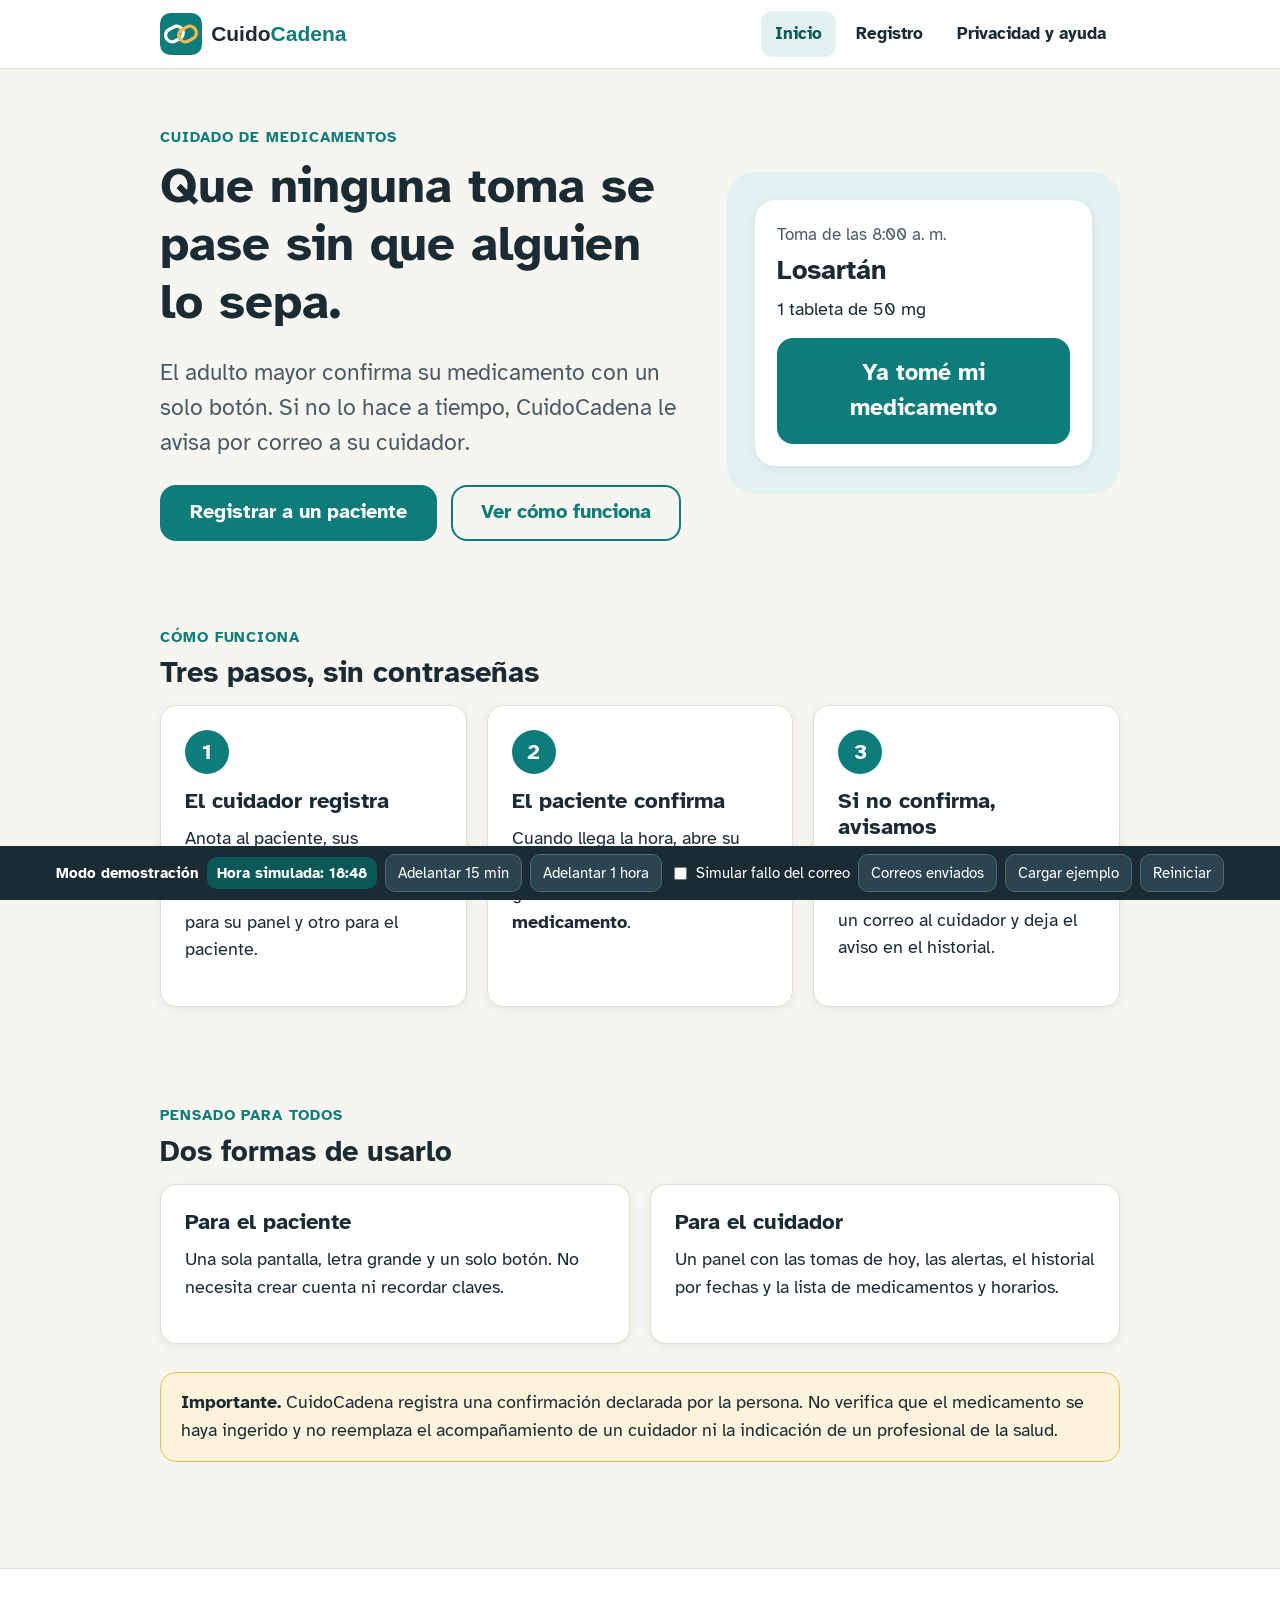
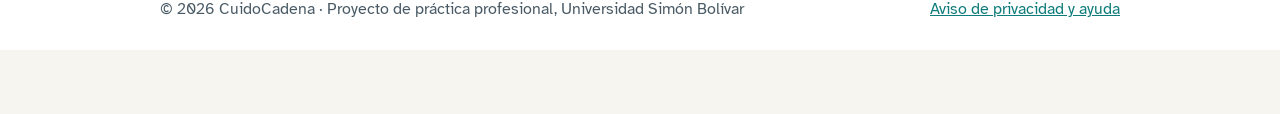
<file: cuidocadena-web/cuidocadena-web/index.html>
<!DOCTYPE html>
<html lang="es">
<head>
<meta charset="utf-8"><meta name="viewport" content="width=device-width, initial-scale=1">
<title>CuidoCadena · Confirma cada toma, avisa a tiempo</title>
<meta name="description" content="CuidoCadena ayuda a confirmar que un adulto mayor tomó su medicamento y avisa a su cuidador cuando no lo hizo.">
<link rel="icon" href="img/logo.svg" type="image/svg+xml">
<link rel="stylesheet" href="css/estilos.css">
</head>
<body>
<div id="cab"></div>
<main>
  <section class="hero"><div class="contenedor hero-grid">
    <div>
      <p class="etiqueta-seccion">Cuidado de medicamentos</p>
      <h1>Que ninguna toma se pase sin que alguien lo sepa.</h1>
      <p class="lead">El adulto mayor confirma su medicamento con un solo botón. Si no lo hace a tiempo, CuidoCadena le avisa por correo a su cuidador.</p>
      <div class="acciones">
        <a class="boton" href="registro.html">Registrar a un paciente</a>
        <a class="boton secundario" href="#como-funciona">Ver cómo funciona</a>
      </div>
    </div>
    <div class="hero-visual" aria-hidden="true">
      <div class="mini-toma">
        <div class="hora">Toma de las 8:00 a. m.</div>
        <div class="nombre">Losartán</div>
        <div>1 tableta de 50 mg</div>
        <div class="mini-boton">Ya tomé mi medicamento</div>
      </div>
    </div>
  </div></section>

  <section class="seccion" id="como-funciona"><div class="contenedor">
    <p class="etiqueta-seccion">Cómo funciona</p>
    <h2>Tres pasos, sin contraseñas</h2>
    <div class="cuadricula">
      <div class="tarjeta"><div class="paso-num">1</div><h3>El cuidador registra</h3><p>Anota al paciente, sus medicamentos y la hora de cada toma. Recibe dos enlaces: uno para su panel y otro para el paciente.</p></div>
      <div class="tarjeta"><div class="paso-num">2</div><h3>El paciente confirma</h3><p>Cuando llega la hora, abre su enlace y toca un solo botón grande: <strong>Ya tomé mi medicamento</strong>.</p></div>
      <div class="tarjeta"><div class="paso-num">3</div><h3>Si no confirma, avisamos</h3><p>Pasado el tiempo definido sin confirmación, el sistema envía un correo al cuidador y deja el aviso en el historial.</p></div>
    </div>
  </div></section>

  <section class="seccion"><div class="contenedor">
    <p class="etiqueta-seccion">Pensado para todos</p>
    <h2>Dos formas de usarlo</h2>
    <div class="cuadricula">
      <div class="tarjeta"><h3>Para el paciente</h3><p>Una sola pantalla, letra grande y un solo botón. No necesita crear cuenta ni recordar claves.</p></div>
      <div class="tarjeta"><h3>Para el cuidador</h3><p>Un panel con las tomas de hoy, las alertas, el historial por fechas y la lista de medicamentos y horarios.</p></div>
    </div>
    <p class="aviso-clinico" style="margin-top:28px"><strong>Importante.</strong> CuidoCadena registra una confirmación declarada por la persona. No verifica que el medicamento se haya ingerido y no reemplaza el acompañamiento de un cuidador ni la indicación de un profesional de la salud.</p>
  </div></section>
</main>
<div id="pie"></div>
<script src="js/config.js"></script><script src="js/logica.js"></script><script src="js/demo.js"></script><script src="js/api.js"></script><script src="js/ui.js"></script>
<script>CC.ui.montar('inicio');</script>
</body>
</html>
</file>
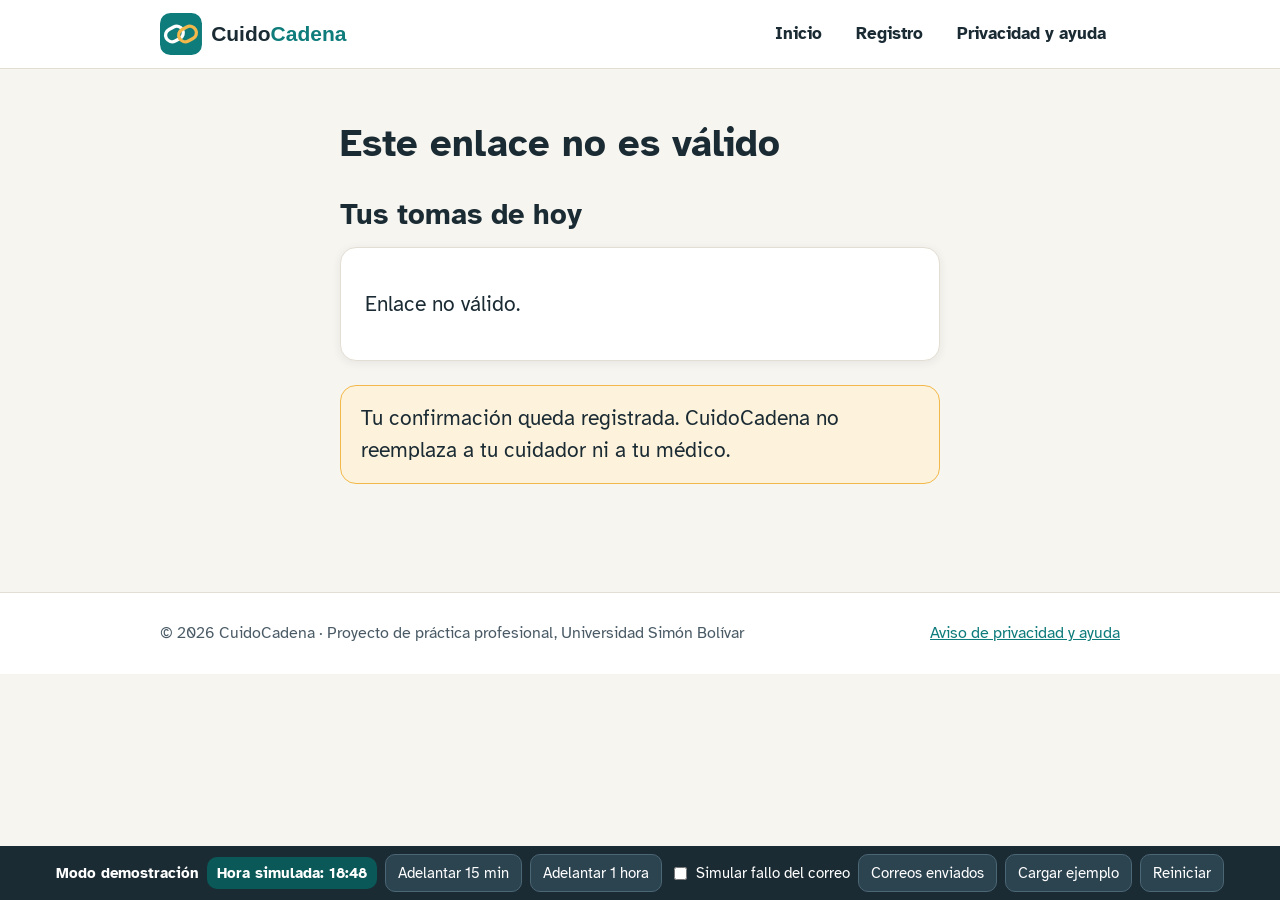
<file: cuidocadena-web/cuidocadena-web/confirmar.html>
<!DOCTYPE html>
<html lang="es">
<head>
<meta charset="utf-8"><meta name="viewport" content="width=device-width, initial-scale=1">
<title>Confirmar mi medicamento · CuidoCadena</title>
<link rel="icon" href="img/logo.svg" type="image/svg+xml">
<link rel="stylesheet" href="css/estilos.css">
<style>
  .pac-main { font-size: 1.15rem; }
  .gran-medicamento { font-size: 2rem; font-weight: 700; margin: 4px 0; }
  .gran-dosis { font-size: 1.35rem; color: var(--texto-2); margin-bottom: 6px; }
  .gran-hora { font-size: 1.25rem; margin-bottom: 22px; }
</style>
</head>
<body>
<div id="cab"></div>
<main class="seccion pac-main"><div class="contenedor angosto">
  <p class="saludo" id="saludo"></p>
  <h1 id="titulo">Cargando…</h1>
  <div id="bloque-proxima" class="tarjeta" hidden></div>
  <div id="bloque-exito" class="exito" hidden>
    <h2>¡Muy bien! Quedó registrado.</h2>
    <p>Gracias por confirmar. Tu cuidador ya puede verlo.</p>
  </div>
  <div id="bloque-ninguna" class="tarjeta" hidden><h2>No tienes tomas por confirmar</h2><p id="texto-ninguna"></p></div>
  <h2 style="margin-top:32px">Tus tomas de hoy</h2>
  <div class="tarjeta"><ul class="lista-tomas" id="lista"></ul></div>
  <p class="aviso-clinico" style="margin-top:24px">Tu confirmación queda registrada. CuidoCadena no reemplaza a tu cuidador ni a tu médico.</p>
</div></main>
<div id="pie"></div>
<script src="js/config.js"></script><script src="js/logica.js"></script><script src="js/demo.js"></script><script src="js/api.js"></script><script src="js/ui.js"></script>
<script>
CC.ui.montar('confirmar');
var token = CC.ui.param('p'), ui = CC.ui;
function pintar(r) {
  if (!r.ok) { document.getElementById('titulo').textContent = 'Este enlace no es válido'; document.getElementById('lista').innerHTML = '<li>' + ui.esc(r.mensaje || '') + '</li>'; return; }
  var hoy = CC.logica.fechaISO(new Date(r.ahoraMs));
  document.getElementById('saludo').textContent = 'Hola, ' + r.paciente.nombre.split(' ')[0] + ' · ' + ui.fechaLarga(hoy);
  var p = r.proxima, bp = document.getElementById('bloque-proxima'), bn = document.getElementById('bloque-ninguna');
  if (p && p.estado === 'pendiente') {
    document.getElementById('titulo').textContent = 'Es hora de tu medicamento';
    bp.hidden = false; bn.hidden = true;
    bp.innerHTML = '<div class="gran-medicamento">' + ui.esc(p.medicamento) + '</div><div class="gran-dosis">' + ui.esc(p.dosis) + '</div>' +
      '<div class="gran-hora">Hora: <strong>' + ui.hora12(p.hora) + '</strong></div>' +
      '<button class="boton boton-gigante" id="btn-tome" type="button"><span aria-hidden="true">✔</span> Ya tomé mi medicamento</button>';
    document.getElementById('btn-tome').onclick = function () {
      this.disabled = true; this.textContent = 'Guardando…';
      CC.api.confirmar({ token: token, idHorario: p.id_horario, quien: 'paciente' }).then(function (c) {
        if (c.ok) { document.getElementById('bloque-exito').hidden = false; window.scrollTo(0, 0); }
        else alert(c.mensaje);
        cargar();
      });
    };
  } else {
    bp.hidden = true; bn.hidden = false;
    document.getElementById('titulo').textContent = 'Todo al día';
    document.getElementById('texto-ninguna').textContent = p ? 'Tu próxima toma es ' + p.medicamento + ' a las ' + ui.hora12(p.hora) + '.' : 'Por hoy ya no tienes más tomas.';
  }
  document.getElementById('lista').innerHTML = r.tomasHoy.length ? r.tomasHoy.map(function (t) {
    return '<li><div class="toma-info"><strong>' + ui.esc(t.medicamento) + '</strong><span>' + ui.esc(t.dosis) + ' · ' + ui.hora12(t.hora) + '</span></div>' + ui.estado(t.estado) + '</li>';
  }).join('') : '<li>Hoy no tienes tomas programadas.</li>';
}
function cargar() { CC.api.vistaPaciente({ token: token }).then(pintar); }
ui.alActualizar = cargar;
cargar();
</script>
</body>
</html>
</file>
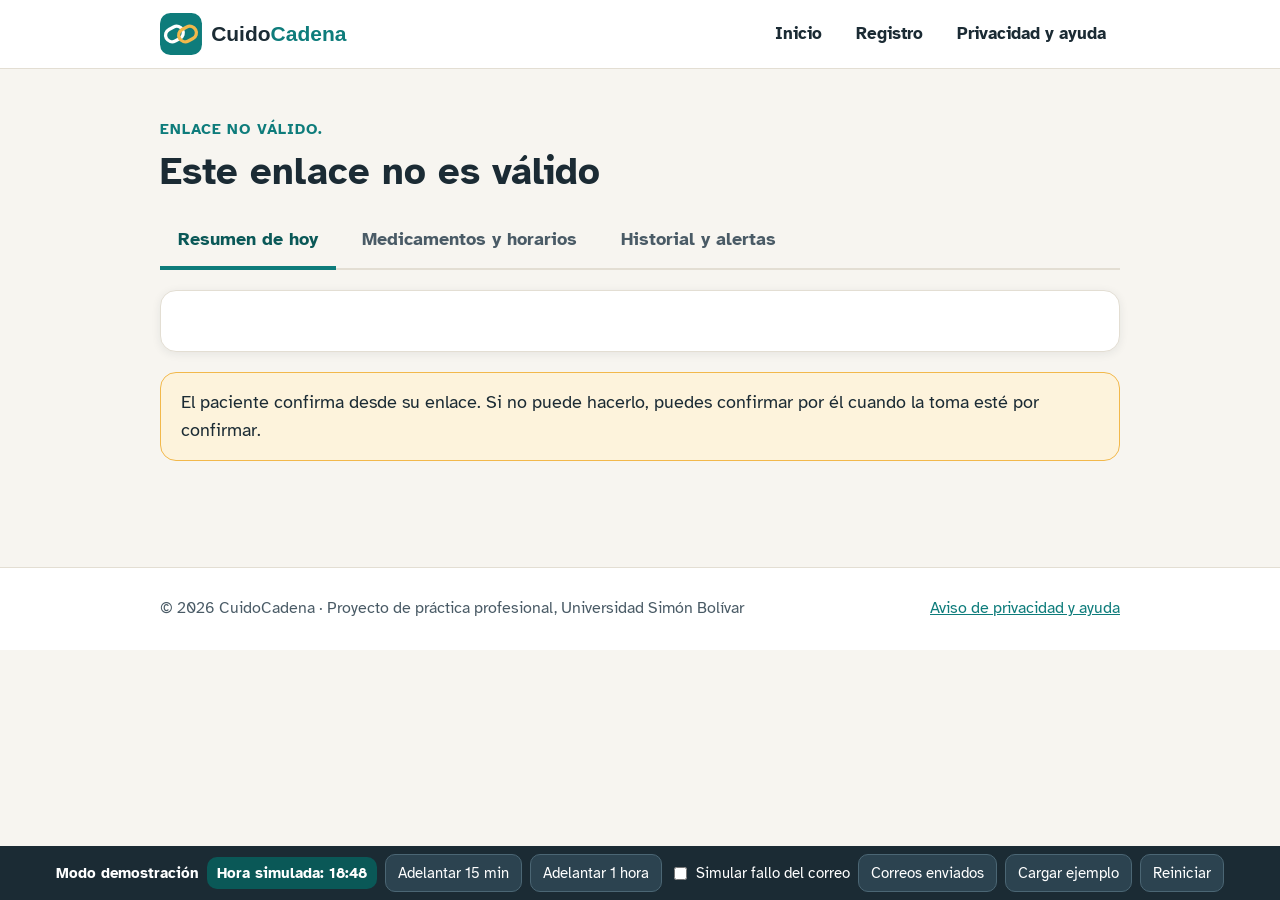
<file: cuidocadena-web/cuidocadena-web/panel.html>
<!DOCTYPE html>
<html lang="es">
<head>
<meta charset="utf-8"><meta name="viewport" content="width=device-width, initial-scale=1">
<title>Panel del cuidador · CuidoCadena</title>
<link rel="icon" href="img/logo.svg" type="image/svg+xml">
<link rel="stylesheet" href="css/estilos.css">
</head>
<body>
<div id="cab"></div>
<main class="seccion"><div class="contenedor">
  <p class="etiqueta-seccion" id="etq">Panel del cuidador</p>
  <h1 id="titulo">Cargando…</h1>
  <div id="selector" class="campo" hidden style="max-width:360px"><label for="sel-paciente">Paciente</label><select id="sel-paciente"></select></div>
  <p id="enlace-pac" class="reloj-paciente" hidden></p>
  <div id="alertas-banner"></div>

  <div class="pestanas" role="tablist" aria-label="Secciones del panel">
    <button role="tab" id="t-resumen" aria-selected="true" data-p="resumen">Resumen de hoy</button>
    <button role="tab" id="t-meds" aria-selected="false" data-p="meds">Medicamentos y horarios</button>
    <button role="tab" id="t-hist" aria-selected="false" data-p="hist">Historial y alertas</button>
  </div>

  <section id="p-resumen" role="tabpanel" aria-labelledby="t-resumen">
    <div class="tarjeta"><h2 id="fecha-hoy" style="font-size:1.3rem"></h2><ul class="lista-tomas" id="lista-hoy"></ul></div>
    <p class="aviso-clinico" style="margin-top:20px">El paciente confirma desde su enlace. Si no puede hacerlo, puedes confirmar por él cuando la toma esté por confirmar.</p>
  </section>

  <section id="p-meds" role="tabpanel" aria-labelledby="t-meds" hidden>
    <div class="cuadricula" style="grid-template-columns: 1fr 1fr; align-items:start">
      <div id="lista-meds"></div>
      <form class="tarjeta" id="form-med" novalidate>
        <h2 style="font-size:1.3rem">Agregar medicamento</h2>
        <div class="campo"><label for="medNombre">Nombre *</label><input id="medNombre" type="text" maxlength="80"><div class="error"></div></div>
        <div class="campo"><label for="medDosis">Dosis *</label><input id="medDosis" type="text" maxlength="50" placeholder="1 tableta de 50 mg"><div class="error"></div></div>
        <div class="dos-col">
          <div class="campo"><label for="medHora">Hora de la toma *</label><input id="medHora" type="time"><div class="error"></div></div>
          <div class="campo"><label for="medVentana">Ventana (min) *</label><input id="medVentana" type="number" min="5" max="240" value="30"><div class="ayuda">Tiempo para confirmar.</div><div class="error"></div></div>
        </div>
        <button class="boton" type="submit">Guardar medicamento</button>
      </form>
    </div>
  </section>

  <section id="p-hist" role="tabpanel" aria-labelledby="t-hist" hidden>
    <div class="tarjeta">
      <div class="dos-col" style="max-width:520px">
        <div class="campo"><label for="h-desde">Desde</label><input id="h-desde" type="date"></div>
        <div class="campo"><label for="h-hasta">Hasta</label><input id="h-hasta" type="date"></div>
      </div>
      <button class="boton pequeno" type="button" id="btn-filtrar">Ver historial</button>
      <div id="hist-resultado"></div>
    </div>
    <div class="tarjeta" style="margin-top:20px"><h2 style="font-size:1.3rem">Alertas enviadas</h2><div id="tabla-alertas"></div></div>
  </section>
</div></main>
<div id="pie"></div>
<script src="js/config.js"></script><script src="js/logica.js"></script><script src="js/demo.js"></script><script src="js/api.js"></script><script src="js/ui.js"></script>
<script>
CC.ui.montar('panel');
var ui = CC.ui, L = CC.logica, token = ui.param('c'), idPaciente = ui.param('i'), datos = null;
if (token) localStorage.setItem('cc_enlace_panel', 'panel.html?c=' + token);

/* Pestañas */
document.querySelectorAll('.pestanas button').forEach(function (b) {
  b.addEventListener('click', function () {
    document.querySelectorAll('.pestanas button').forEach(function (x) { x.setAttribute('aria-selected', x === b); });
    ['resumen', 'meds', 'hist'].forEach(function (p) { document.getElementById('p-' + p).hidden = (p !== b.dataset.p); });
    if (b.dataset.p === 'hist') cargarHistorial();
  });
});

function cargar() {
  CC.api.datosPanel({ token: token, idPaciente: idPaciente }).then(function (r) {
    if (!r.ok) { document.getElementById('titulo').textContent = 'Este enlace no es válido'; document.getElementById('etq').textContent = r.mensaje || ''; return; }
    datos = r; idPaciente = r.paciente.id_paciente; pintar();
  });
}
ui.alActualizar = cargar;

function pintar() {
  var r = datos, hoy = L.fechaISO(new Date(r.ahoraMs));
  document.getElementById('etq').textContent = 'Hola, ' + r.cuidador.nombre.split(' ')[0];
  document.getElementById('titulo').textContent = 'Cuidado de ' + r.paciente.nombre;
  var sel = document.getElementById('selector');
  if (r.pacientes.length > 1) {
    sel.hidden = false; var s = document.getElementById('sel-paciente');
    s.innerHTML = r.pacientes.map(function (p) { return '<option value="' + p.id_paciente + '"' + (p.id_paciente === idPaciente ? ' selected' : '') + '>' + ui.esc(p.nombre) + '</option>'; }).join('');
    s.onchange = function () { idPaciente = s.value; cargar(); };
  }
  var lp = ui.base() + 'confirmar.html?p=' + r.paciente.token_paciente, ep = document.getElementById('enlace-pac');
  ep.hidden = false; ep.innerHTML = 'Enlace del paciente: <a href="confirmar.html?p=' + r.paciente.token_paciente + '" target="_blank">abrir pantalla del paciente</a> · <button class="boton pequeno secundario" type="button" id="cp">Copiar enlace</button> <a class="boton pequeno secundario" id="wa" target="_blank" rel="noopener">Enviar por WhatsApp</a> <a class="boton pequeno secundario" id="ml">Enviar por correo</a>';
  document.getElementById("wa").href = ui.enlaceWhatsApp(r.paciente.nombre, lp);
  document.getElementById("ml").href = ui.enlaceCorreo(r.paciente.nombre, lp);
  document.getElementById('cp').onclick = function () { ui.copiar(lp, this); };

  // alertas destacadas (omitidas de hoy)
  var om = r.tomasHoy.filter(function (t) { return t.estado === 'omitida'; });
  document.getElementById('alertas-banner').innerHTML = om.map(function (t) {
    return '<div class="alerta-banner" role="alert"><span class="icono" aria-hidden="true">⚠</span><div><strong>Toma no confirmada</strong><br>' + ui.esc(r.paciente.nombre) + ' no confirmó ' + ui.esc(t.medicamento) + ' (' + ui.esc(t.dosis) + ') de las ' + ui.hora12(t.hora) + '.</div></div>';
  }).join('');

  // resumen
  document.getElementById('fecha-hoy').textContent = 'Hoy, ' + ui.fechaLarga(hoy);
  document.getElementById('lista-hoy').innerHTML = r.tomasHoy.length ? r.tomasHoy.map(function (t) {
    var extra = t.estado === 'confirmada' ? ' · confirmada por ' + t.confirmado_por : '';
    var btn = t.estado === 'pendiente' ? '<button class="boton pequeno" type="button" data-conf="' + t.id_horario + '">Confirmar por el paciente</button>' : '';
    return '<li><div class="toma-info"><strong>' + ui.esc(t.medicamento) + '</strong><span>' + ui.esc(t.dosis) + ' · ' + ui.hora12(t.hora) + extra + '</span></div><div style="display:flex;gap:10px;align-items:center;flex-wrap:wrap">' + btn + ui.estado(t.estado) + '</div></li>';
  }).join('') : '<li>Todavía no hay medicamentos registrados. Agrégalos en la pestaña Medicamentos y horarios.</li>';
  document.querySelectorAll('[data-conf]').forEach(function (b) {
    b.onclick = function () { b.disabled = true; CC.api.confirmar({ token: token, idHorario: b.dataset.conf, quien: 'cuidador' }).then(function (c) { if (!c.ok) alert(c.mensaje); cargar(); }); };
  });

  // medicamentos
  document.getElementById('lista-meds').innerHTML = r.medicamentos.length ? r.medicamentos.map(function (m) {
    var chips = m.horarios.map(function (h) {
      return '<span class="chip' + (h.activo ? '' : ' apagado') + '">' + ui.hora12(h.hora_programada) + ' · ' + h.ventana_min + ' min</span>';
    }).join('');
    var ctrl = m.horarios.map(function (h) {
      return '<button class="boton pequeno secundario" type="button" data-h="' + h.id_horario + '" data-act="' + (h.activo ? 0 : 1) + '">' + (h.activo ? 'Desactivar ' : 'Activar ') + ui.hora12(h.hora_programada) + '</button>';
    }).join(' ');
    return '<div class="med' + (m.activo ? '' : ' inactivo') + '"><header><div><strong>' + ui.esc(m.nombre) + '</strong><br><span style="color:var(--texto-2)">' + ui.esc(m.dosis) + '</span></div>' +
      '<button class="boton pequeno ' + (m.activo ? 'peligro' : 'secundario') + '" type="button" data-m="' + m.id_medicamento + '" data-act="' + (m.activo ? 0 : 1) + '">' + (m.activo ? 'Desactivar' : 'Reactivar') + '</button></header>' +
      '<div class="horarios-med">' + chips + '</div><div style="display:flex;gap:8px;flex-wrap:wrap">' + ctrl + '</div>' +
      '<form class="form-horario" data-med="' + m.id_medicamento + '" style="display:flex;gap:8px;flex-wrap:wrap;align-items:flex-end;margin-top:12px"><div class="campo" style="margin:0"><label>Otra hora<input type="time" required style="min-height:44px"></label></div><div class="campo" style="margin:0"><label>Ventana<input type="number" min="5" max="240" value="30" style="min-height:44px;width:90px"></label></div><button class="boton pequeno secundario" type="submit">Agregar horario</button></form></div>';
  }).join('') : '<div class="tarjeta"><p>Aún no hay medicamentos. Agrega el primero con el formulario.</p></div>';
  document.querySelectorAll('[data-m]').forEach(function (b) { b.onclick = function () { CC.api.cambiarActivo({ token: token, tipo: 'medicamento', id: b.dataset.m, activo: b.dataset.act === '1' }).then(cargar); }; });
  document.querySelectorAll('[data-h]').forEach(function (b) { b.onclick = function () { CC.api.cambiarActivo({ token: token, tipo: 'horario', id: b.dataset.h, activo: b.dataset.act === '1' }).then(cargar); }; });
  document.querySelectorAll('.form-horario').forEach(function (f) {
    f.onsubmit = function (e) {
      e.preventDefault(); var ins = f.querySelectorAll('input');
      CC.api.agregarHorario({ token: token, idMedicamento: f.dataset.med, hora: ins[0].value, ventana: ins[1].value }).then(function (x) {
        if (!x.ok) alert((x.errores && (x.errores.hora || x.errores.ventana)) || x.mensaje); else cargar();
      });
    };
  });
  cargarAlertas();
}

function cargarAlertas() {
  var r = datos, mapa = {};
  r.medicamentos.forEach(function (m) { m.horarios.forEach(function (h) { mapa[h.id_horario] = { m: m, h: h }; }); });
  var filas = r.alertas.slice().sort(function (a, b) { return a.fecha_toma < b.fecha_toma ? 1 : -1; });
  document.getElementById('tabla-alertas').innerHTML = filas.length ?
    '<table class="datos"><thead><tr><th>Fecha</th><th>Toma</th><th>Estado del envío</th><th>Intentos</th></tr></thead><tbody>' + filas.map(function (a) {
      var x = mapa[a.id_horario] || { m: { nombre: '-' }, h: { hora_programada: '00:00' } };
      var estado = { enviada: '✔ Enviada', pendiente: '⏳ Pendiente', fallida: '⚠ Fallida' }[a.estado_envio];
      return '<tr><td>' + a.fecha_toma + '</td><td>' + ui.esc(x.m.nombre) + ' · ' + ui.hora12(x.h.hora_programada) + '</td><td>' + estado + '</td><td>' + a.intentos + '</td></tr>';
    }).join('') + '</tbody></table>' : '<p>Todavía no se ha enviado ninguna alerta.</p>';
}

function cargarHistorial() {
  var desde = document.getElementById('h-desde').value, hasta = document.getElementById('h-hasta').value;
  if (!desde) { desde = L.sumarDias(L.fechaISO(new Date(datos.ahoraMs)), -7); document.getElementById('h-desde').value = desde; }
  if (!hasta) { hasta = L.fechaISO(new Date(datos.ahoraMs)); document.getElementById('h-hasta').value = hasta; }
  CC.api.historial({ token: token, idPaciente: idPaciente, desde: desde, hasta: hasta }).then(function (r) {
    var cont = document.getElementById('hist-resultado');
    if (!r.ok) { cont.innerHTML = '<p>' + ui.esc(r.mensaje) + '</p>'; return; }
    if (!r.filas.length) { cont.innerHTML = '<p style="margin-top:16px">No hay registros en ese rango de fechas.</p>'; return; }
    var html = '', dia = '';
    r.filas.forEach(function (f) {
      if (f.fecha !== dia) { if (dia) html += '</ul>'; dia = f.fecha; html += '<div class="grupo-dia">' + ui.fechaLarga(dia) + '</div><ul class="lista-tomas">'; }
      html += '<li><div class="toma-info"><strong>' + ui.esc(f.medicamento) + '</strong><span>' + ui.esc(f.dosis) + ' · ' + ui.hora12(f.hora) + ' · ' + ui.esc(f.detalle) + '</span></div>' + ui.estado(f.estado) + '</li>';
    });
    cont.innerHTML = html + '</ul>';
  });
}
document.getElementById('btn-filtrar').onclick = cargarHistorial;

document.getElementById('form-med').addEventListener('submit', function (e) {
  e.preventDefault();
  var d = { token: token, idPaciente: idPaciente, nombre: medNombre.value, dosis: medDosis.value, hora: medHora.value, ventana: medVentana.value };
  var err = L.validarMedicamento(d);
  [['medNombre', 'nombre'], ['medDosis', 'dosis'], ['medHora', 'hora'], ['medVentana', 'ventana']].forEach(function (p) { ui.errorCampo(p[0], err[p[1]]); });
  if (Object.keys(err).length) return;
  CC.api.guardarMedicamento(d).then(function (r) {
    if (!r.ok) { alert(r.mensaje || 'Revisa los datos.'); return; }
    e.target.reset(); medVentana.value = 30; cargar();
  });
});
cargar();
</script>
</body>
</html>
</file>
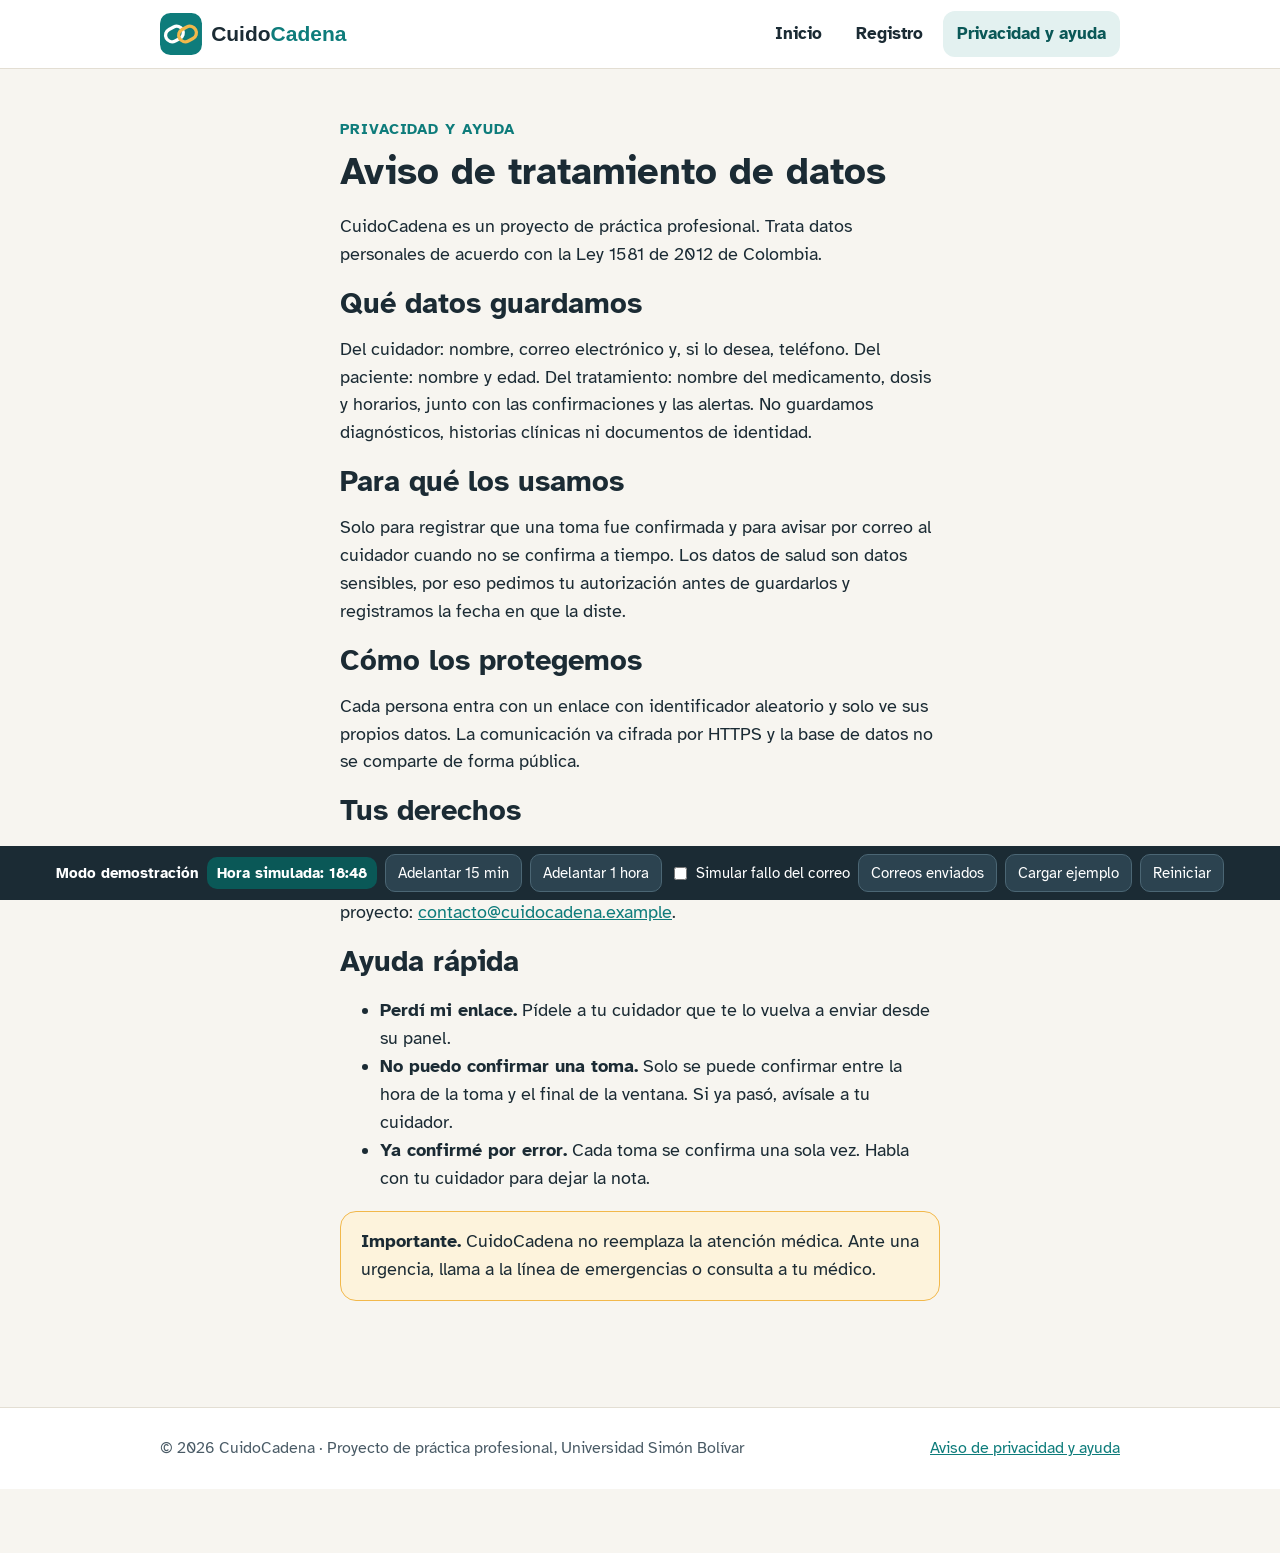
<file: cuidocadena-web/cuidocadena-web/privacidad.html>
<!DOCTYPE html>
<html lang="es">
<head>
<meta charset="utf-8"><meta name="viewport" content="width=device-width, initial-scale=1">
<title>Privacidad y ayuda · CuidoCadena</title>
<link rel="icon" href="img/logo.svg" type="image/svg+xml">
<link rel="stylesheet" href="css/estilos.css">
</head>
<body>
<div id="cab"></div>
<main class="seccion"><div class="contenedor angosto">
  <p class="etiqueta-seccion">Privacidad y ayuda</p>
  <h1>Aviso de tratamiento de datos</h1>
  <p>CuidoCadena es un proyecto de práctica profesional. Trata datos personales de acuerdo con la Ley 1581 de 2012 de Colombia.</p>
  <h2>Qué datos guardamos</h2>
  <p>Del cuidador: nombre, correo electrónico y, si lo desea, teléfono. Del paciente: nombre y edad. Del tratamiento: nombre del medicamento, dosis y horarios, junto con las confirmaciones y las alertas. No guardamos diagnósticos, historias clínicas ni documentos de identidad.</p>
  <h2>Para qué los usamos</h2>
  <p>Solo para registrar que una toma fue confirmada y para avisar por correo al cuidador cuando no se confirma a tiempo. Los datos de salud son datos sensibles, por eso pedimos tu autorización antes de guardarlos y registramos la fecha en que la diste.</p>
  <h2>Cómo los protegemos</h2>
  <p>Cada persona entra con un enlace con identificador aleatorio y solo ve sus propios datos. La comunicación va cifrada por HTTPS y la base de datos no se comparte de forma pública.</p>
  <h2>Tus derechos</h2>
  <p>Puedes conocer, actualizar o pedir la eliminación de tus datos, y retirar tu autorización en cualquier momento escribiendo al responsable del proyecto: <a href="mailto:contacto@cuidocadena.example">contacto@cuidocadena.example</a>.</p>
  <h2>Ayuda rápida</h2>
  <ul>
    <li><strong>Perdí mi enlace.</strong> Pídele a tu cuidador que te lo vuelva a enviar desde su panel.</li>
    <li><strong>No puedo confirmar una toma.</strong> Solo se puede confirmar entre la hora de la toma y el final de la ventana. Si ya pasó, avísale a tu cuidador.</li>
    <li><strong>Ya confirmé por error.</strong> Cada toma se confirma una sola vez. Habla con tu cuidador para dejar la nota.</li>
  </ul>
  <p class="aviso-clinico"><strong>Importante.</strong> CuidoCadena no reemplaza la atención médica. Ante una urgencia, llama a la línea de emergencias o consulta a tu médico.</p>
</div></main>
<div id="pie"></div>
<script src="js/config.js"></script><script src="js/logica.js"></script><script src="js/demo.js"></script><script src="js/api.js"></script><script src="js/ui.js"></script>
<script>CC.ui.montar('privacidad');</script>
</body>
</html>
</file>
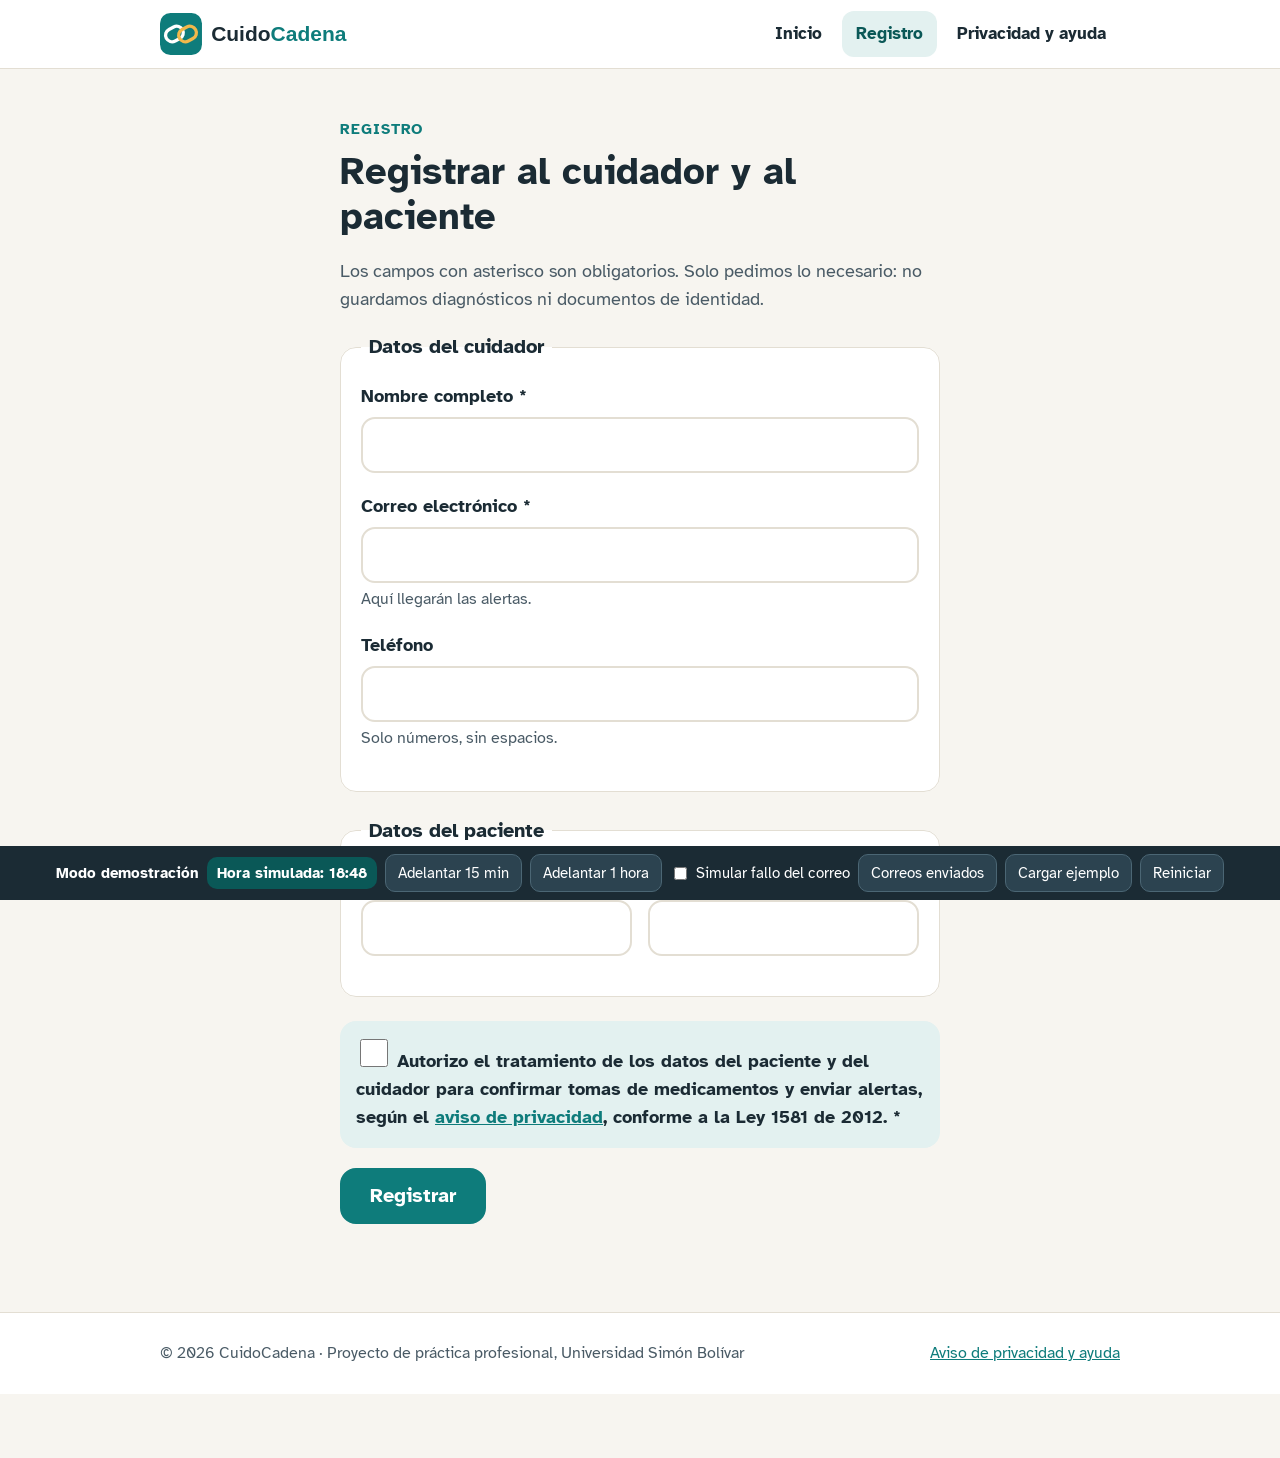
<file: cuidocadena-web/cuidocadena-web/registro.html>
<!DOCTYPE html>
<html lang="es">
<head>
<meta charset="utf-8"><meta name="viewport" content="width=device-width, initial-scale=1">
<title>Registro · CuidoCadena</title>
<link rel="icon" href="img/logo.svg" type="image/svg+xml">
<link rel="stylesheet" href="css/estilos.css">
</head>
<body>
<div id="cab"></div>
<main class="seccion"><div class="contenedor angosto">
  <div id="vista-form">
    <p class="etiqueta-seccion">Registro</p>
    <h1>Registrar al cuidador y al paciente</h1>
    <p style="color:var(--texto-2)">Los campos con asterisco son obligatorios. Solo pedimos lo necesario: no guardamos diagnósticos ni documentos de identidad.</p>
    <form id="form-registro" novalidate>
      <fieldset>
        <legend>Datos del cuidador</legend>
        <div class="campo"><label for="cuidadorNombre">Nombre completo *</label><input id="cuidadorNombre" type="text" autocomplete="name" maxlength="80"><div class="error"></div></div>
        <div class="campo"><label for="cuidadorCorreo">Correo electrónico *</label><input id="cuidadorCorreo" type="email" autocomplete="email" maxlength="100"><div class="ayuda">Aquí llegarán las alertas.</div><div class="error"></div></div>
        <div class="campo"><label for="cuidadorTelefono">Teléfono</label><input id="cuidadorTelefono" type="tel" inputmode="numeric" autocomplete="tel" maxlength="15"><div class="ayuda">Solo números, sin espacios.</div><div class="error"></div></div>
      </fieldset>
      <fieldset>
        <legend>Datos del paciente</legend>
        <div class="dos-col">
          <div class="campo"><label for="pacienteNombre">Nombre completo *</label><input id="pacienteNombre" type="text" maxlength="80"><div class="error"></div></div>
          <div class="campo"><label for="pacienteEdad">Edad *</label><input id="pacienteEdad" type="number" inputmode="numeric" min="60" max="120"><div class="error"></div></div>
        </div>
      </fieldset>
      <div class="campo" id="campo-consent">
        <label class="consentimiento" for="consentimiento">
          <input id="consentimiento" type="checkbox">
          <span>Autorizo el tratamiento de los datos del paciente y del cuidador para confirmar tomas de medicamentos y enviar alertas, según el <a href="privacidad.html" target="_blank">aviso de privacidad</a>, conforme a la Ley 1581 de 2012. *</span>
        </label>
        <div class="error"></div>
      </div>
      <button class="boton" type="submit">Registrar</button>
    </form>
  </div>

  <div id="vista-listo" hidden>
    <div class="exito"><h2>Registro completado</h2><p id="listo-texto"></p></div>
    <h2 style="margin-top:28px">Guarda estos dos enlaces</h2>
    <p>No hay contraseñas: quien tenga el enlace puede entrar. Compártelos solo con quien corresponda.</p>
    <h3>Panel del cuidador</h3>
    <div class="enlace-copia"><span id="enlace-c"></span><button class="boton pequeno secundario" type="button" id="copiar-c">Copiar enlace</button></div>
    <h3>Pantalla del paciente</h3>
    <div class="enlace-copia"><span id="enlace-p"></span><button class="boton pequeno secundario" type="button" id="copiar-p">Copiar enlace</button></div>
    <p class="compartir"><a class="boton pequeno secundario" id="wa-p" target="_blank" rel="noopener">Enviar por WhatsApp</a> <a class="boton pequeno secundario" id="mail-p">Enviar por correo</a></p>
    <div class="acciones"><a class="boton" id="ir-panel" href="#">Ir al panel y agregar medicamentos</a></div>
  </div>
</main>
<div id="pie"></div>
<script src="js/config.js"></script><script src="js/logica.js"></script><script src="js/demo.js"></script><script src="js/api.js"></script><script src="js/ui.js"></script>
<script>
CC.ui.montar('registro');
var ids = ['cuidadorNombre', 'cuidadorCorreo', 'cuidadorTelefono', 'pacienteNombre', 'pacienteEdad'];
document.getElementById('form-registro').addEventListener('submit', function (e) {
  e.preventDefault();
  var d = {
    cuidadorNombre: cuidadorNombre.value, cuidadorCorreo: cuidadorCorreo.value, cuidadorTelefono: cuidadorTelefono.value.trim(),
    pacienteNombre: pacienteNombre.value, pacienteEdad: pacienteEdad.value, consentimiento: consentimiento.checked
  };
  var err = CC.logica.validarRegistro(d);
  ids.concat(['consentimiento']).forEach(function (i) { CC.ui.errorCampo(i, err[i]); });
  if (Object.keys(err).length) { var primero = document.querySelector('.con-error input'); if (primero) primero.focus(); return; }
  var btn = e.target.querySelector('button[type=submit]'); btn.disabled = true; btn.textContent = 'Registrando…';
  CC.api.registrar(d).then(function (r) {
    btn.disabled = false; btn.textContent = 'Registrar';
    if (!r.ok) { if (r.errores) ids.concat(['consentimiento']).forEach(function (i) { CC.ui.errorCampo(i, r.errores[i]); }); else alert(r.mensaje); return; }
    var base = CC.ui.base();
    var lc = base + 'panel.html?c=' + r.tokenCuidador, lp = base + 'confirmar.html?p=' + r.tokenPaciente;
    localStorage.setItem('cc_enlace_panel', 'panel.html?c=' + r.tokenCuidador);
    document.getElementById('listo-texto').textContent = 'Se registraron ' + d.pacienteNombre.trim() + ' y su cuidador, ' + d.cuidadorNombre.trim() + '.';
    document.getElementById('enlace-c').textContent = lc; document.getElementById('enlace-p').textContent = lp;
    document.getElementById('copiar-c').onclick = function () { CC.ui.copiar(lc, this); };
    document.getElementById('copiar-p').onclick = function () { CC.ui.copiar(lp, this); };
    var np = d.pacienteNombre.trim();
    document.getElementById('wa-p').href = CC.ui.enlaceWhatsApp(np, lp);
    document.getElementById('mail-p').href = CC.ui.enlaceCorreo(np, lp);
    document.getElementById('ir-panel').href = 'panel.html?c=' + r.tokenCuidador;
    document.getElementById('vista-form').hidden = true; document.getElementById('vista-listo').hidden = false; window.scrollTo(0, 0);
  });
});
</script>
</body>
</html>
</file>
<file: cuidocadena-web/cuidocadena-web/css/estilos.css>
@import url('https://fonts.googleapis.com/css2?family=Atkinson+Hyperlegible:wght@400;700&display=swap');

:root {
  --principal: #0E7C7B;
  --principal-oscuro: #0A5857;
  --principal-suave: #E3F1F0;
  --texto: #1B2B34;
  --texto-2: #4A5B66;
  --fondo: #F7F5F0;
  --superficie: #FFFFFF;
  --borde: #E3DED3;
  --tomado: #2E9E6B;
  --tomado-suave: #E4F4EC;
  --pendiente: #F2B84B;
  --pendiente-suave: #FDF3DC;
  --omitido: #D64545;
  --omitido-suave: #FBE9E9;
  --radio: 16px;
  --sombra: 0 2px 10px rgba(27, 43, 52, .08);
}
* { box-sizing: border-box; }
html { font-size: 18px; }
body {
  margin: 0; background: var(--fondo); color: var(--texto);
  font-family: 'Atkinson Hyperlegible', 'Segoe UI', system-ui, Arial, sans-serif; line-height: 1.55;
}
a { color: var(--principal); }
a:hover { color: var(--principal-oscuro); }
h1, h2, h3 { line-height: 1.2; margin: 0 0 .5em; }
h1 { font-size: 2.1rem; } h2 { font-size: 1.6rem; } h3 { font-size: 1.2rem; }
p { margin: 0 0 1em; }
.contenedor { max-width: 1000px; margin: 0 auto; padding: 0 20px; }
.angosto { max-width: 640px; }
.solo-lectores { position: absolute; left: -9999px; }
:focus-visible { outline: 3px solid var(--principal); outline-offset: 3px; border-radius: 6px; }

/* Encabezado */
.encabezado { background: var(--superficie); border-bottom: 1px solid var(--borde); position: sticky; top: 0; z-index: 20; }
.encabezado .contenedor { display: flex; align-items: center; justify-content: space-between; gap: 16px; min-height: 68px; flex-wrap: wrap; }
.marca { display: flex; align-items: center; text-decoration: none; }
.marca img { height: 42px; display: block; }
.menu { display: flex; gap: 6px; flex-wrap: wrap; }
.menu a { padding: 10px 14px; border-radius: 12px; text-decoration: none; color: var(--texto); font-weight: 700; font-size: .95rem; }
.menu a:hover, .menu a[aria-current="page"] { background: var(--principal-suave); color: var(--principal-oscuro); }

/* Botones */
.boton {
  display: inline-flex; align-items: center; justify-content: center; gap: 10px;
  min-height: 56px; padding: 0 28px; border-radius: var(--radio); border: 2px solid var(--principal);
  background: var(--principal); color: #fff; font: inherit; font-size: 1.1rem; font-weight: 700; cursor: pointer; text-decoration: none;
}
.boton:hover { background: var(--principal-oscuro); border-color: var(--principal-oscuro); color: #fff; }
.boton.secundario { background: transparent; color: var(--principal); }
.boton.secundario:hover { background: var(--principal-suave); color: var(--principal-oscuro); }
.boton.pequeno { min-height: 44px; padding: 0 16px; font-size: .95rem; border-radius: 12px; }
.boton.peligro { background: transparent; border-color: var(--omitido); color: var(--omitido); }
.boton[disabled] { opacity: .55; cursor: not-allowed; }
.boton-gigante { width: 100%; min-height: 96px; font-size: 1.7rem; border-radius: 20px; }

/* Tarjetas */
.tarjeta { background: var(--superficie); border: 1px solid var(--borde); border-radius: var(--radio); box-shadow: var(--sombra); padding: 24px; }
.cuadricula { display: grid; gap: 20px; grid-template-columns: repeat(auto-fit, minmax(240px, 1fr)); }
.seccion { padding: 48px 0; }
.etiqueta-seccion { color: var(--principal); font-weight: 700; text-transform: uppercase; letter-spacing: .06em; font-size: .85rem; margin-bottom: 8px; }

/* Portada */
.hero { padding: 56px 0 36px; }
.hero-grid { display: grid; gap: 36px; grid-template-columns: 1.15fr .85fr; align-items: center; }
.hero h1 { font-size: 2.7rem; }
.hero p.lead { font-size: 1.25rem; color: var(--texto-2); }
.acciones { display: flex; gap: 14px; flex-wrap: wrap; margin-top: 24px; }
.hero-visual { background: var(--principal-suave); border-radius: 28px; padding: 28px; }
.mini-toma { background: #fff; border-radius: 20px; padding: 22px; box-shadow: var(--sombra); }
.mini-toma .hora { font-size: .95rem; color: var(--texto-2); }
.mini-toma .nombre { font-size: 1.5rem; font-weight: 700; margin: 2px 0 4px; }
.mini-boton { margin-top: 14px; background: var(--principal); color: #fff; text-align: center; padding: 18px; border-radius: 16px; font-weight: 700; font-size: 1.25rem; }
.paso-num { width: 44px; height: 44px; border-radius: 50%; background: var(--principal); color: #fff; display: flex; align-items: center; justify-content: center; font-weight: 700; font-size: 1.2rem; margin-bottom: 14px; }
.aviso-clinico { background: var(--pendiente-suave); border: 1px solid var(--pendiente); border-radius: var(--radio); padding: 16px 20px; color: var(--texto); }

/* Formularios */
.campo { margin-bottom: 20px; }
.campo label { display: block; font-weight: 700; margin-bottom: 6px; }
.campo .ayuda { color: var(--texto-2); font-size: .9rem; margin-top: 4px; }
.campo input[type=text], .campo input[type=email], .campo input[type=tel], .campo input[type=number], .campo input[type=time], .campo input[type=date], .campo select {
  width: 100%; min-height: 56px; padding: 0 16px; border: 2px solid var(--borde); border-radius: 14px; font: inherit; font-size: 1.05rem; background: #fff; color: var(--texto);
}
.campo input:focus, .campo select:focus { border-color: var(--principal); outline: none; box-shadow: 0 0 0 3px rgba(14,124,123,.2); }
.campo.con-error input { border-color: var(--omitido); }
.error { color: var(--omitido); font-weight: 700; font-size: .95rem; margin-top: 6px; display: none; }
.campo.con-error .error { display: block; }
.error::before { content: "⚠ "; }
.consentimiento { display: flex; gap: 14px; align-items: flex-start; background: var(--principal-suave); border-radius: var(--radio); padding: 16px; }
.consentimiento input { width: 28px; height: 28px; flex: 0 0 28px; margin-top: 2px; accent-color: var(--principal); }
fieldset { border: 1px solid var(--borde); border-radius: var(--radio); padding: 20px; margin: 0 0 24px; background: #fff; }
legend { font-weight: 700; padding: 0 8px; font-size: 1.1rem; }
.dos-col { display: grid; gap: 16px; grid-template-columns: 1fr 1fr; }

/* Estados (siempre ícono + texto) */
.estado { display: inline-flex; align-items: center; gap: 8px; padding: 6px 14px; border-radius: 999px; font-weight: 700; font-size: .95rem; white-space: nowrap; }
.estado.confirmada { background: var(--tomado-suave); color: #1d6b49; }
.estado.pendiente { background: var(--pendiente-suave); color: #6b4a00; }
.estado.omitida { background: var(--omitido-suave); color: #9b2323; }
.estado.programada { background: #EEF1F3; color: var(--texto-2); }
.lista-tomas { list-style: none; margin: 0; padding: 0; }
.lista-tomas li { display: flex; align-items: center; justify-content: space-between; gap: 12px; flex-wrap: wrap; padding: 16px 0; border-bottom: 1px solid var(--borde); }
.lista-tomas li:last-child { border-bottom: 0; }
.toma-info strong { display: block; font-size: 1.1rem; }
.toma-info span { color: var(--texto-2); font-size: .95rem; }
.alerta-banner { background: var(--omitido-suave); border: 2px solid var(--omitido); border-radius: var(--radio); padding: 18px 20px; margin-bottom: 20px; display: flex; gap: 14px; align-items: flex-start; }
.alerta-banner .icono { font-size: 1.6rem; line-height: 1; }
.exito { background: var(--tomado-suave); border: 2px solid var(--tomado); border-radius: var(--radio); padding: 20px; text-align: center; }
.exito h2 { color: #1d6b49; }

/* Pestañas */
.pestanas { display: flex; gap: 8px; flex-wrap: wrap; margin: 20px 0; border-bottom: 2px solid var(--borde); }
.pestanas button { background: none; border: 0; font: inherit; font-weight: 700; padding: 12px 18px; cursor: pointer; border-bottom: 4px solid transparent; margin-bottom: -2px; color: var(--texto-2); font-size: 1rem; }
.pestanas button[aria-selected="true"] { color: var(--principal-oscuro); border-bottom-color: var(--principal); }

/* Tablas */
table.datos { width: 100%; border-collapse: collapse; font-size: .95rem; }
table.datos th, table.datos td { text-align: left; padding: 10px 12px; border-bottom: 1px solid var(--borde); vertical-align: top; }
table.datos th { color: var(--texto-2); font-size: .85rem; text-transform: uppercase; letter-spacing: .04em; }
.grupo-dia { font-weight: 700; margin: 24px 0 8px; color: var(--principal-oscuro); }
.med { border: 1px solid var(--borde); border-radius: var(--radio); padding: 16px 18px; margin-bottom: 14px; background: #fff; }
.med.inactivo { opacity: .6; }
.med header { display: flex; justify-content: space-between; align-items: center; gap: 10px; flex-wrap: wrap; }
.horarios-med { display: flex; flex-wrap: wrap; gap: 8px; margin: 10px 0; }
.chip { background: var(--principal-suave); color: var(--principal-oscuro); border-radius: 999px; padding: 4px 12px; font-size: .9rem; font-weight: 700; }
.chip.apagado { background: #EEF1F3; color: var(--texto-2); text-decoration: line-through; }

/* Barra de demostración */
.barra-demo { background: #1B2B34; color: #fff; font-size: .85rem; position: fixed; bottom: 0; left: 0; right: 0; z-index: 30; padding: 8px 12px; display: flex; gap: 8px; flex-wrap: wrap; align-items: center; justify-content: center; }
.barra-demo button { background: #2c4350; color: #fff; border: 1px solid #4b6674; border-radius: 10px; padding: 6px 12px; font: inherit; cursor: pointer; }
.barra-demo button:hover { background: var(--principal); }
.barra-demo label { display: flex; align-items: center; gap: 6px; }
.barra-demo .reloj { background: #0A5857; padding: 4px 10px; border-radius: 10px; font-weight: 700; }
body.con-barra-demo { padding-bottom: 64px; }
dialog { border: 0; border-radius: 20px; padding: 24px; max-width: 560px; width: 92%; box-shadow: 0 10px 40px rgba(0,0,0,.3); }
dialog::backdrop { background: rgba(27,43,52,.55); }
.correo-sim { border: 1px solid var(--borde); border-radius: 12px; padding: 12px 14px; margin-bottom: 10px; background: #fafafa; font-size: .9rem; }
.correo-sim .meta { color: var(--texto-2); font-size: .8rem; }

.pie { border-top: 1px solid var(--borde); margin-top: 40px; padding: 28px 0; color: var(--texto-2); font-size: .9rem; background: #fff; }
.pie .contenedor { display: flex; justify-content: space-between; gap: 16px; flex-wrap: wrap; }
.enlace-copia { display: flex; gap: 10px; flex-wrap: wrap; align-items: center; background: #F2F4F5; border-radius: 12px; padding: 10px 12px; word-break: break-all; font-size: .85rem; margin: 8px 0 16px; }
.centrado { text-align: center; }
.saludo { font-size: 1.4rem; color: var(--texto-2); margin-bottom: 4px; }
.reloj-paciente { color: var(--texto-2); font-size: .95rem; }

@media (max-width: 760px) {
  html { font-size: 17px; }
  .hero-grid { grid-template-columns: 1fr; }
  .hero h1 { font-size: 2.1rem; }
  .dos-col { grid-template-columns: 1fr; }
  .boton-gigante { min-height: 90px; font-size: 1.5rem; }
}
@media (prefers-reduced-motion: no-preference) {
  .boton { transition: background .15s, color .15s; }
}
</file>
